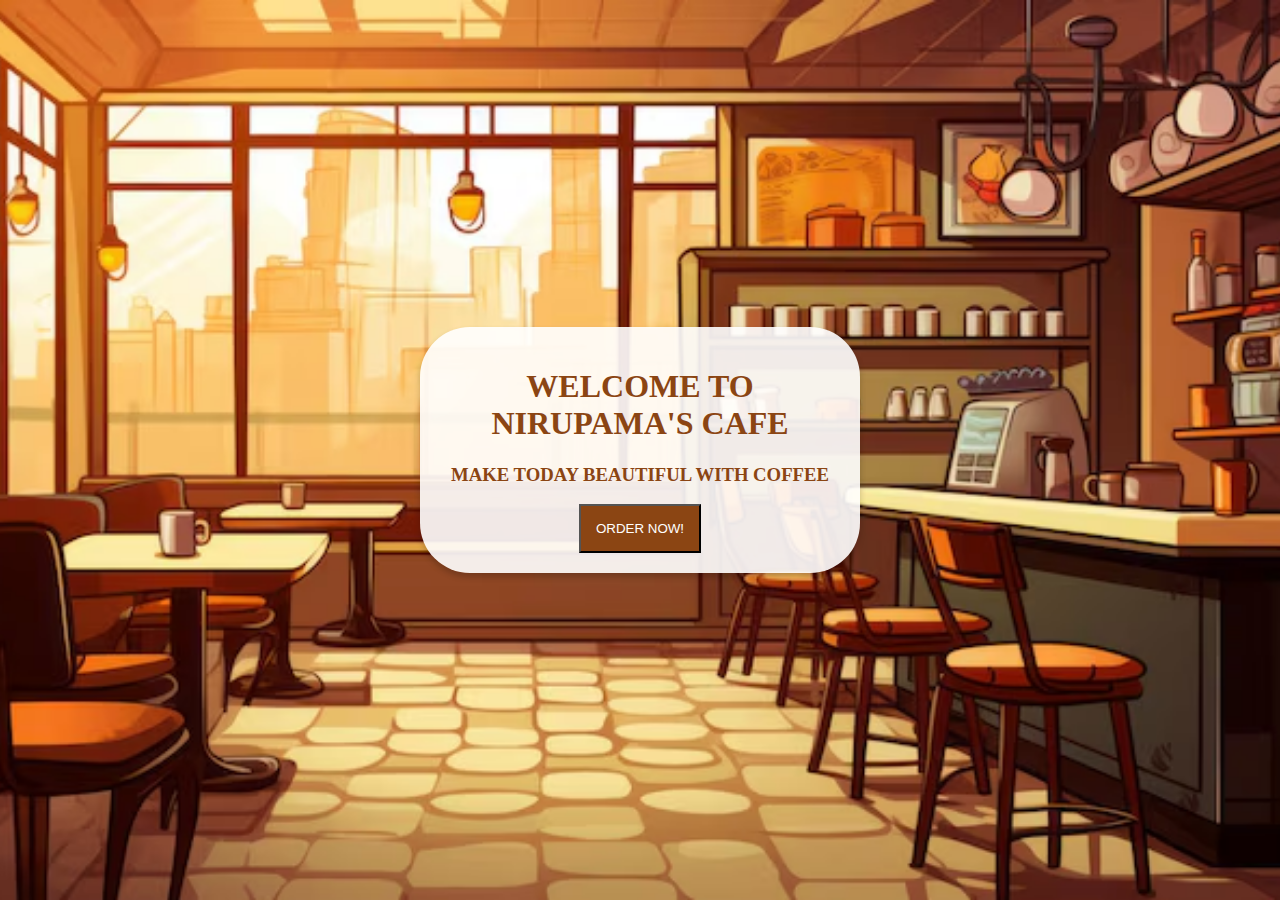
<file: index.html>
<!DOCTYPE html>
<html lang="en">
<head>
    <meta charset="UTF-8">
    <meta name="viewport" content="width=device-width, initial-scale=1.0">
    <title>NIRUPAMA'S CAFE</title>
    <link rel="stylesheet" href="styles.css"> 
    <link rel="stylesheet" href="cafe.css">
</head>
<body>
    <div class="background">
        <div class="card">
            <h1>WELCOME TO NIRUPAMA'S CAFE</h1>
            <h3>MAKE TODAY BEAUTIFUL WITH COFFEE</h3>
            <a href="second.html"><button class button>ORDER NOW!</button></a>
        </div>
    </div>
</body>
</html>
</file>
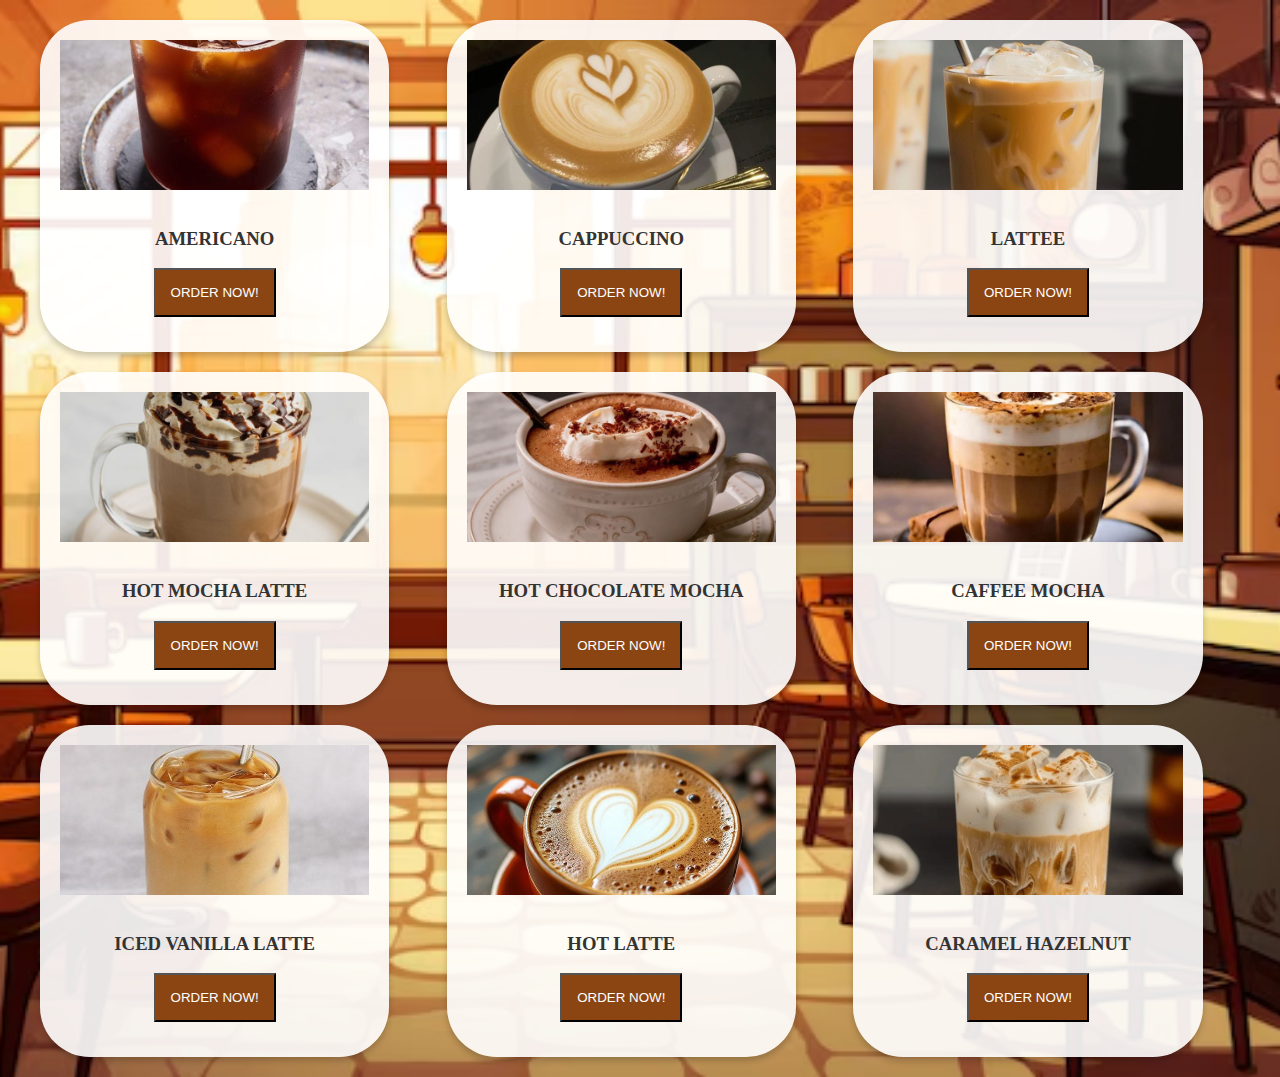
<file: second.html>
<!DOCTYPE html>
<html lang="en">
<head>
    <meta charset="UTF-8">
    <meta name="viewport" content="width=device-width, initial-scale=1.0">
    <title>ORDER NOW</title>
    <link rel="stylesheet" href="card.css"> 
    <link rel="stylesheet" href="cafe.css">
    <link rel="stylesheet" href="styles.css">
</head>
<body>
    <div class="grid-container">
        <div class="card">
            <img src="Images/americano.jpg" alt="Image 1">
            <div class="card-text">
                <h3>AMERICANO</h3>
                <a href="third.html"><button class button>ORDER NOW!</button></a>
            </div>
        </div>
        <div class="card">
            <img src="Images/cappuccino.jpg" alt="Image 2">
            <div class="card-text">
                <h3>CAPPUCCINO</h3>
                <a href="third.html"><button class button>ORDER NOW!</button></a>
            </div>
        </div>
        <div class="card">
            <img src="Images/latte.jpg" alt="Image 3">
            <div class="card-text">
                <h3>LATTEE</h3>
                <a href="third.html"><button class button>ORDER NOW!</button></a>
            </div>
        </div>
        <div class="card">
            <img src="Images/hot mocha latte.jpg" alt="Image 4">
            <div class="card-text">
                <h3>HOT MOCHA LATTE</h3>
                <a href="third.html"><button class button>ORDER NOW!</button></a>
            </div>
        </div>
        <div class="card">
            <img src="Images/hot chocolate mocha.jpg" alt="Image 5">
            <div class="card-text">
                <h3>HOT CHOCOLATE MOCHA</h3>
                <a href="third.html"><button class button>ORDER NOW!</button></a>
            </div>
        </div>
        <div class="card">
            <img src="Images/caffee mocha.jpg" alt="Image 6">
            <div class="card-text">
                <h3>CAFFEE MOCHA</h3>
                <a href="third.html"><button class button>ORDER NOW!</button></a>
            </div>
        </div>
        <div class="card">
            <img src="Images/iced vanilla latte.jpg" alt="Image 6">
            <div class="card-text">
                <h3>ICED VANILLA LATTE</h3>
                <a href="third.html"><button class button>ORDER NOW!</button></a>
            </div>
        </div>
        <div class="card">
            <img src="Images/hot latte.jpg" alt="Image 2">
            <div class="card-text">
                <h3>HOT LATTE</h3>
                <a href="third.html"><button class button>ORDER NOW!</button></a>
            </div>
        </div>
        <div class="card">
            <img src="Images/caramel hazelnut iced coffee.jpg" alt="Image 2">
            <div class="card-text">
                <h3>CARAMEL HAZELNUT</h3>
                <a href="third.html"><button class button>ORDER NOW!</button></a>
            </div>
        </div>
    </div>
</body>
</html>
</file>
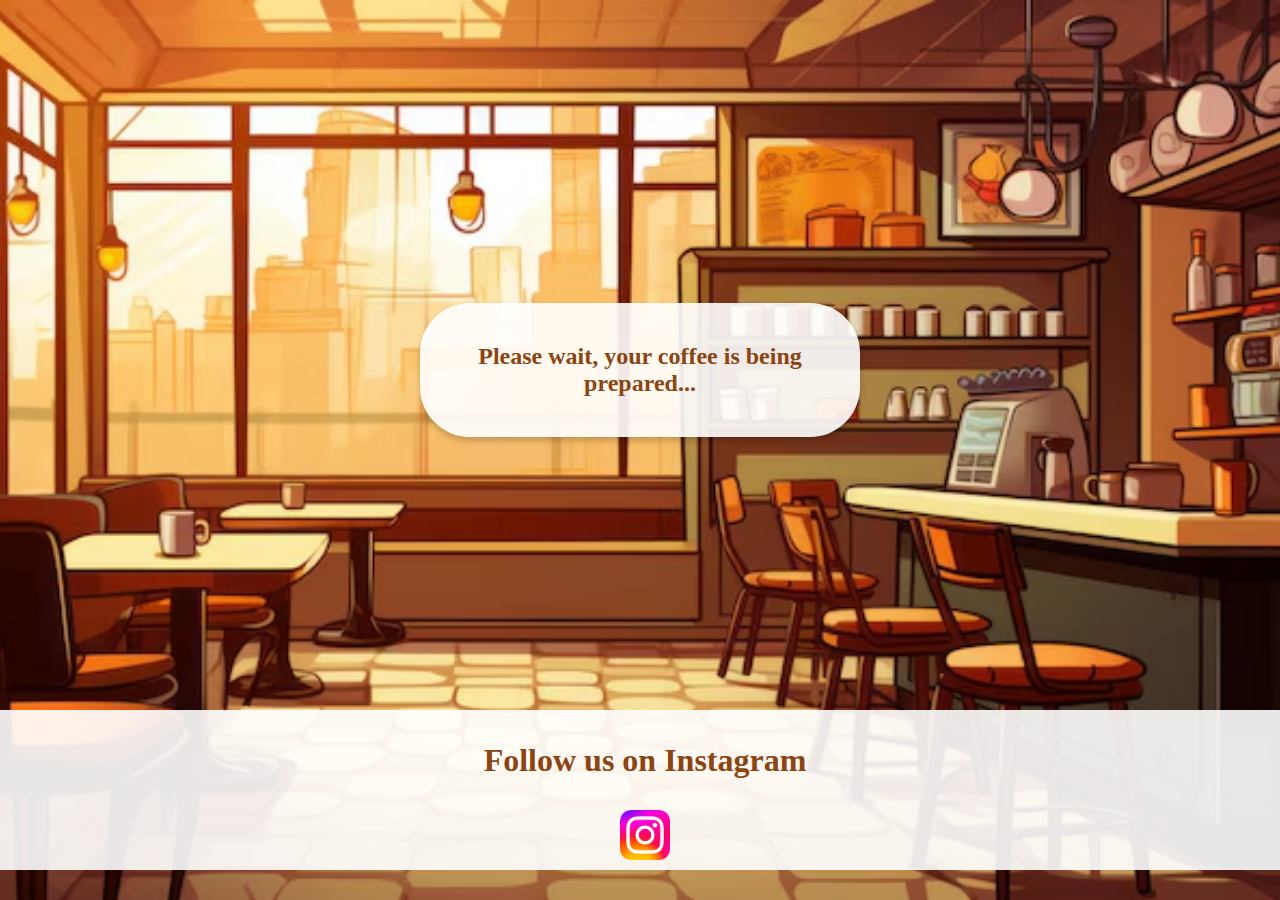
<file: third.html>
<!DOCTYPE html>
<html lang="en">
<head>
    <meta charset="UTF-8">
    <meta name="viewport" content="width=device-width, initial-scale=1.0">
    <title>THANKS FOR ORDERING</title>
    <link rel="stylesheet" href="styles.css">
    <link rel="stylesheet" href="cafe.css">
    <style>
        .loader-container, .ready-message, .feedback-ui {
            display: none;
            text-align: center;
        }

        .loader-container {
            display: block;
        }

        .loader-image {
            width: 200px;
            margin: 20px auto;
        }

        .feedback-ui .rating {
            display: flex;
            justify-content: center;
            gap: 20px;
            margin-top: 20px;
        }

        .feedback-ui .rating span {
            font-size: 30px;
            cursor: pointer;
            transition: transform 0.2s ease;
        }

        .feedback-ui .rating span:hover {
            transform: scale(1.4);
        }

        .thank-you-message {
            font-size: 20px;
            margin-top: 20px;
            color: green;
        }
    </style>
</head>
<body>
    <div class="background">
        <div class="card">
            <div class="loader-container" id="loader">
                <h2>Please wait, your coffee is being prepared...</h2>
                
            </div>

            <div class="ready-message" id="ready">
                <h2>Your coffee is ready!</h2>
            </div>

            <div class="feedback-ui" id="feedback">
                <h3>How was your experience?</h3>
                <div class="rating" id="rating-options">
                    <span data-feedback="Terrible">😡</span>
                    <span data-feedback="Bad">😞</span>
                    <span data-feedback="Okay">😐</span>
                    <span data-feedback="Good">😊</span>
                    <span data-feedback="Great">😍</span>
                </div>
                <div class="thank-you-message" id="thank-you"></div>
            </div>
        </div>
    </div>

    <footer class="footer">
        <h1>Follow us on Instagram</h1>
        <a href="https://www.instagram.com/nirupama_cafe?igsh=eDBoZjNuZnQzbmxx" class="instagram-link">
            <img src="Images/instagram.jpg" alt="Instagram Logo" class="instagram-logo">
        </a>
    </footer>

    <script>
        setTimeout(() => {
            document.getElementById('loader').style.display = 'none';
            document.getElementById('ready').style.display = 'block';
            setTimeout(() => {
                document.getElementById('feedback').style.display = 'block';
            }, 2000);
        }, 3000);

        const ratingOptions = document.getElementById('rating-options');
        const thankYouMessage = document.getElementById('thank-you');

        ratingOptions.addEventListener('click', (e) => {
            if (e.target.tagName === 'SPAN') {
                const feedback = e.target.getAttribute('data-feedback');
                thankYouMessage.textContent = `Thanks for your feedback: "${feedback}"!`;
                ratingOptions.style.display = 'none';
            }
        });
    </script>
</body>
</html>
</file>
<file: styles.css>
body {
    margin: 0;
    color: saddlebrown;
    font-family: cursive;
    display: flex;
    flex-direction: column;
    min-height: 100vh;    
}

button{
    background-color: saddlebrown;
    color:white;
    padding: 15px 15px;
    cursor: pointer;
}

.background {
    flex: 1; 
    display: flex;
    justify-content: center;
    align-items: center;    
    position: relative; 
    width: 100%;
}


.card {
    background-color: rgba(255, 255, 255, 0.9); 
    padding: 20px;
    border-radius: 50px;       
    box-shadow: 0 4px 6px rgba(0, 0, 0, 0.2); 
    text-align: center;
    max-width: 400px;         
    width: 80%;               
    z-index: 1;              
}

.footer {
    background-color: rgba(255, 255, 255, 0.9); 
    color: saddlebrown;           
    text-align: center;
    padding: 10px 5px;
    width: 100%;   
    height: min-content;        
    position :relative; 
    top: -30px;
    bottom: 0;
    z-index: 1;  
}


.instagram-link {
    text-decoration: none; 
    display: inline-block; 
    margin-top: 10px;
}

.instagram-logo {
    width: 50px;           
    height: 50px;
    vertical-align: middle;
}
</file>
<file: cafe.css>
body {
    background-image: url("Images/cafeee.jpg");
    background-repeat: no-repeat;           
    background-size: cover;               
    background-position: center;       
    margin: 0;                        
    font-family: cursive;         
}
</file>
<file: card.css>
body {
    margin: 0;
    font-family: cursive;
    background-color: white;
    display: flex;
    justify-content: center;
    align-items: center;
    min-height: 100vh;
}

.grid-container {
    display: grid;
    grid-template-columns: repeat(3, 1fr); 
    gap: 20px; 
    padding: 20px;
    max-width: 1200px;
    width: 100%;
}

.card {
    background-color: white;
    border-radius: 10px;
    box-shadow: 0 4px 6px rgba(0, 0, 0, 0.1);
    overflow: hidden;
    text-align: center;
    transition: transform 0.3s ease, box-shadow 0.3s ease; 
    position: relative;
    cursor: pointer;
}

.card img {
    width: 100%;
    height: 150px;
    object-fit: cover; 
}

.card-text {
    padding: 15px;
    font-size: 16px;
    font-weight: bold;
    color: #333;
}

.card:hover {
    transform: scale(1.1); 
    box-shadow: 0 8px 16px rgba(0, 0, 0, 0.2); 
    z-index: 2; 
}


@media (max-width: 768px) {
    .grid-container {
        grid-template-columns: repeat(2, 1fr); 
    }
}

@media (max-width: 480px) {
    .grid-container {
        grid-template-columns: 1fr;
    }
}
</file>
